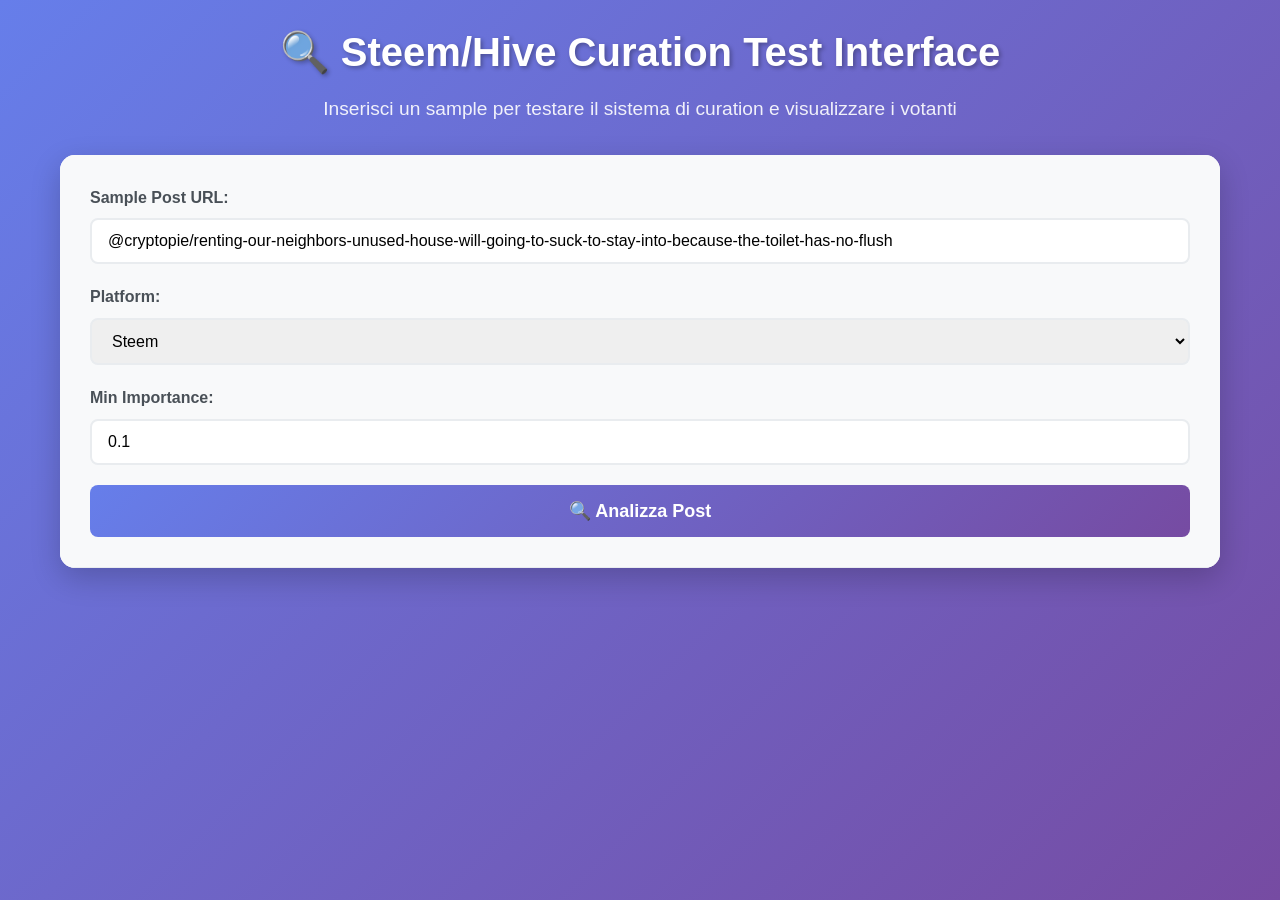
<file: tests/index.html>
<!DOCTYPE html>
<html lang="it">
<head>
    <meta charset="UTF-8">
    <meta name="viewport" content="width=device-width, initial-scale=1.0">
    <title>Steem/Hive Curation Test Interface</title>
    <link rel="stylesheet" href="style.css">
</head>
<body>
    <div class="container">
        <header>
            <h1>🔍 Steem/Hive Curation Test Interface</h1>
            <p>Inserisci un sample per testare il sistema di curation e visualizzare i votanti</p>
        </header>

        <main>
            <div class="input-section">
                <form id="testForm">
                    <div class="form-group">
                        <label for="sample">Sample Post URL:</label>
                        <input 
                            type="text" 
                            id="sample" 
                            name="sample" 
                            placeholder="@cryptopie/renting-our-neighbors-unused-house-will-going-to-suck-to-stay-into-because-the-toilet-has-no-flush"
                            value="@cryptopie/renting-our-neighbors-unused-house-will-going-to-suck-to-stay-into-because-the-toilet-has-no-flush"
                            required
                        >
                    </div>
                    
                    <div class="form-group">
                        <label for="platform">Platform:</label>
                        <select id="platform" name="platform">
                            <option value="steem">Steem</option>
                            <option value="hive">Hive</option>
                        </select>
                    </div>

                    <div class="form-group">
                        <label for="minImportance">Min Importance:</label>
                        <input 
                            type="number" 
                            id="minImportance" 
                            name="minImportance" 
                            step="0.1" 
                            min="0" 
                            max="1" 
                            value="0.1"
                        >
                    </div>

                    <button type="submit" id="submitBtn">
                        <span class="btn-text">🔍 Analizza Post</span>
                        <span class="spinner" style="display: none;">⏳</span>
                    </button>
                </form>
            </div>

            <div class="results-section" id="resultsSection" style="display: none;">
                <h2>📊 Risultati Analisi</h2>
                
                <div class="info-card">
                    <h3>ℹ️ Informazioni Post</h3>
                    <div id="postInfo"></div>
                </div>

                <div class="voters-card">
                    <h3>👥 Votanti Analizzati</h3>
                    <div class="voters-stats">
                        <div class="stat">
                            <span class="stat-label">Totale Votanti:</span>
                            <span class="stat-value" id="totalVoters">-</span>
                        </div>
                        <div class="stat">
                            <span class="stat-label">Valore Totale:</span>
                            <span class="stat-value" id="totalValue">-</span>
                        </div>
                    </div>
                    <div class="voters-table-container">
                        <table id="votersTable">
                            <thead>
                                <tr>
                                    <th>Votante</th>
                                    <th>RShares</th>
                                    <th>Valore</th>
                                    <th>Importanza</th>
                                    <th>Delay (min)</th>
                                </tr>
                            </thead>
                            <tbody id="votersTableBody">
                            </tbody>
                        </table>
                    </div>
                </div>

                <div class="webhook-card">
                    <h3>🔗 Webhook Response</h3>
                    <div id="webhookResponse"></div>
                </div>

                <div class="logs-card">
                    <h3>📝 Logs</h3>
                    <div id="logsOutput"></div>
                </div>
            </div>
        </main>
    </div>

    <script src="script.js"></script>
</body>
</html>
</file>
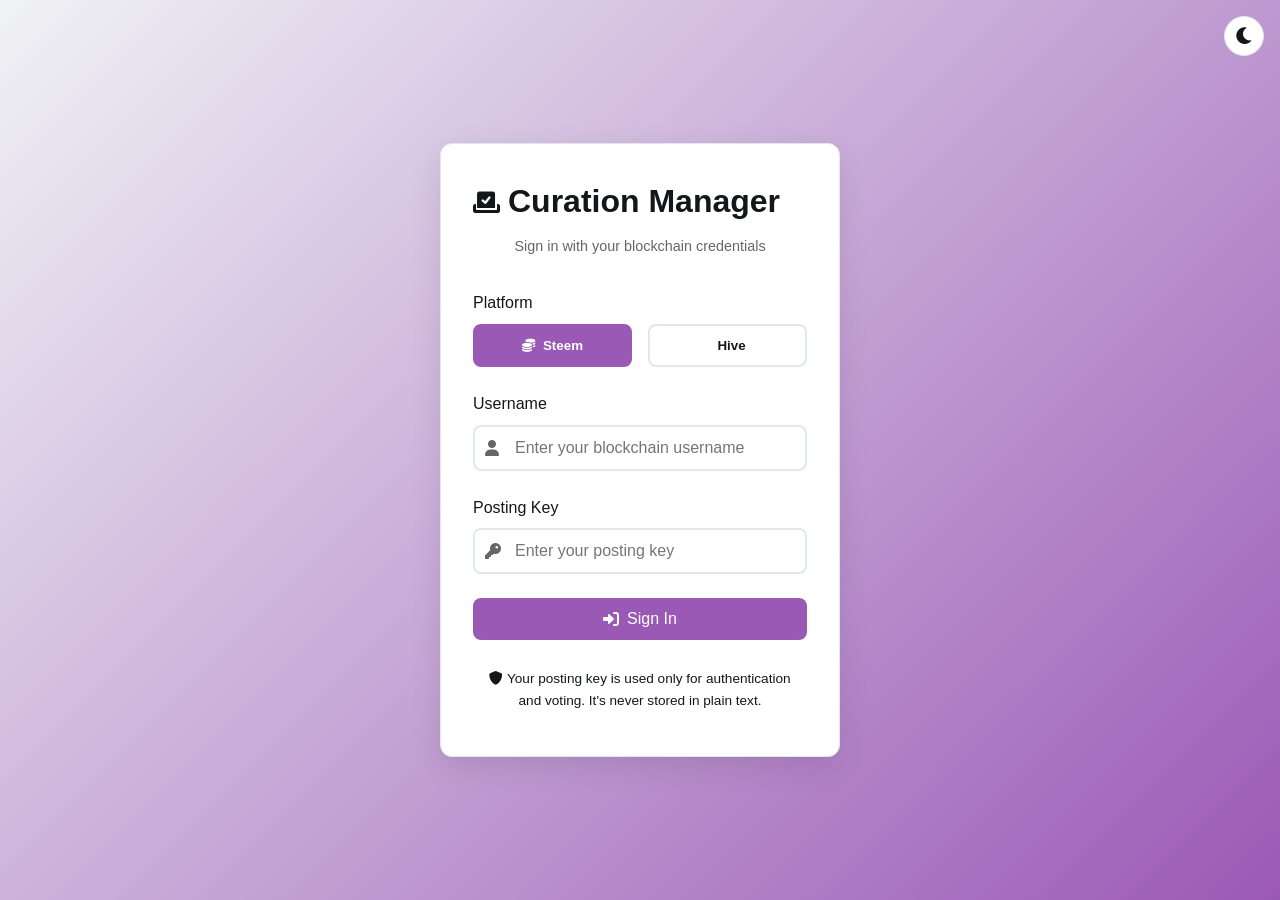
<file: templates/login.html>
<!DOCTYPE html>
<html lang="en" data-theme="light">
<head>
    <meta charset="UTF-8">
    <meta name="viewport" content="width=device-width, initial-scale=1.0">
    <title>Login - Steem/Hive Curation Manager</title>
    <link href="https://cdnjs.cloudflare.com/ajax/libs/font-awesome/6.0.0/css/all.min.css" rel="stylesheet">
    <link href="/static/style.css" rel="stylesheet">
    <style>
        .login-container {
            min-height: 100vh;
            display: flex;
            align-items: center;
            justify-content: center;
            background: linear-gradient(135deg, var(--bg-color) 0%, var(--accent-color) 100%);
        }
        
        .login-card {
            background: var(--card-bg);
            padding: 2rem;
            border-radius: 12px;
            box-shadow: 0 10px 30px rgba(0,0,0,0.1);
            width: 100%;
            max-width: 400px;
            border: 1px solid var(--border-color);
        }
        
        .login-header {
            text-align: center;
            margin-bottom: 2rem;
        }
        
        .login-header h1 {
            color: var(--text-color);
            margin-bottom: 0.5rem;
        }
        
        .login-header p {
            color: var(--text-secondary);
            font-size: 0.9rem;
        }
        
        .form-group {
            margin-bottom: 1.5rem;
        }
        
        .form-group label {
            display: block;
            margin-bottom: 0.5rem;
            color: var(--text-color);
            font-weight: 500;
        }
        
        .input-group {
            position: relative;
        }
        
        .input-group i {
            position: absolute;
            left: 12px;
            top: 50%;
            transform: translateY(-50%);
            color: var(--text-secondary);
        }
        
        .input-group input {
            width: 100%;
            padding: 12px 12px 12px 40px;
            border: 2px solid var(--border-color);
            border-radius: 8px;
            font-size: 1rem;
            background: var(--input-bg);
            color: var(--text-color);
            transition: border-color 0.3s ease;
        }
        
        .input-group input:focus {
            outline: none;
            border-color: var(--accent-color);
        }
        
        .platform-selector {
            display: flex;
            gap: 1rem;
            margin-bottom: 1.5rem;
        }
        
        .platform-btn {
            flex: 1;
            padding: 12px;
            border: 2px solid var(--border-color);
            background: var(--input-bg);
            color: var(--text-color);
            border-radius: 8px;
            cursor: pointer;
            transition: all 0.3s ease;
            display: flex;
            align-items: center;
            justify-content: center;
            gap: 0.5rem;
        }
        
        .platform-btn.active {
            border-color: var(--accent-color);
            background: var(--accent-color);
            color: white;
        }
        
        .login-btn {
            width: 100%;
            padding: 12px;
            background: var(--accent-color);
            color: white;
            border: none;
            border-radius: 8px;
            font-size: 1rem;
            font-weight: 500;
            cursor: pointer;
            transition: background-color 0.3s ease;
            display: flex;
            align-items: center;
            justify-content: center;
            gap: 0.5rem;
        }
        
        .login-btn:hover {
            background: var(--accent-hover);
        }
        
        .login-btn:disabled {
            background: var(--text-secondary);
            cursor: not-allowed;
        }
        
        .error-message {
            background: var(--error-bg);
            color: var(--error-color);
            padding: 12px;
            border-radius: 8px;
            margin-bottom: 1rem;
            text-align: center;
            display: none;
        }
        
        .success-message {
            background: var(--success-bg);
            color: var(--success-color);
            padding: 12px;
            border-radius: 8px;
            margin-bottom: 1rem;
            text-align: center;
            display: none;
        }
        
        .security-note {
            background: var(--info-bg);
            color: var(--info-color);
            padding: 12px;
            border-radius: 8px;
            margin-top: 1rem;
            font-size: 0.85rem;
            text-align: center;
        }
        
        .theme-toggle {
            position: absolute;
            top: 1rem;
            right: 1rem;
            background: var(--card-bg);
            border: 1px solid var(--border-color);
            border-radius: 50%;
            width: 40px;
            height: 40px;
            display: flex;
            align-items: center;
            justify-content: center;
            cursor: pointer;
            color: var(--text-color);
        }
    </style>
</head>
<body>
    <button class="theme-toggle" id="themeToggle">
        <i class="fas fa-moon"></i>
        <i class="fas fa-sun"></i>
    </button>

    <div class="login-container">
        <div class="login-card">
            <div class="login-header">
                <h1><i class="fas fa-vote-yea"></i> Curation Manager</h1>
                <p>Sign in with your blockchain credentials</p>
            </div>

            <div class="error-message" id="errorMessage"></div>
            <div class="success-message" id="successMessage"></div>

            <form id="loginForm">
                <div class="form-group">
                    <label for="platform">Platform</label>
                    <div class="platform-selector">
                        <button type="button" class="platform-btn active" data-platform="steem">
                            <i class="fas fa-coins"></i> Steem
                        </button>
                        <button type="button" class="platform-btn" data-platform="hive">
                            <i class="fas fa-hexagon"></i> Hive
                        </button>
                    </div>
                </div>

                <div class="form-group">
                    <label for="username">Username</label>
                    <div class="input-group">
                        <i class="fas fa-user"></i>
                        <input type="text" id="username" name="username" placeholder="Enter your blockchain username" required>
                    </div>
                </div>

                <div class="form-group">
                    <label for="postingKey">Posting Key</label>
                    <div class="input-group">
                        <i class="fas fa-key"></i>
                        <input type="password" id="postingKey" name="posting_key" placeholder="Enter your posting key" required>
                    </div>
                </div>

                <button type="submit" class="login-btn" id="loginBtn">
                    <i class="fas fa-sign-in-alt"></i>
                    Sign In
                </button>
            </form>

            <div class="security-note">
                <i class="fas fa-shield-alt"></i>
                Your posting key is used only for authentication and voting. It's never stored in plain text.
            </div>
        </div>
    </div>

    <script>
        class LoginManager {
            constructor() {
                this.selectedPlatform = 'steem';
                this.setupEventListeners();
                this.initializeTheme();
            }

            setupEventListeners() {
                // Platform selection
                document.querySelectorAll('.platform-btn').forEach(btn => {
                    btn.addEventListener('click', (e) => {
                        document.querySelectorAll('.platform-btn').forEach(b => b.classList.remove('active'));
                        e.target.classList.add('active');
                        this.selectedPlatform = e.target.dataset.platform;
                    });
                });

                // Form submission
                document.getElementById('loginForm').addEventListener('submit', (e) => {
                    e.preventDefault();
                    this.handleLogin();
                });

                // Theme toggle
                document.getElementById('themeToggle').addEventListener('click', () => {
                    this.toggleTheme();
                });
            }

            async handleLogin() {
                const loginBtn = document.getElementById('loginBtn');
                const errorMsg = document.getElementById('errorMessage');
                const successMsg = document.getElementById('successMessage');
                
                // Hide previous messages
                errorMsg.style.display = 'none';
                successMsg.style.display = 'none';
                
                // Disable button and show loading
                loginBtn.disabled = true;
                loginBtn.innerHTML = '<i class="fas fa-spinner fa-spin"></i> Authenticating...';

                try {
                    const formData = new FormData(document.getElementById('loginForm'));
                    const loginData = {
                        username: formData.get('username'),
                        posting_key: formData.get('posting_key'),
                        platform: this.selectedPlatform
                    };

                    const response = await fetch('/api/auth/login', {
                        method: 'POST',
                        headers: {
                            'Content-Type': 'application/json',
                        },
                        body: JSON.stringify(loginData)
                    });

                    const result = await response.json();

                    if (response.ok) {
                        // Login successful
                        successMsg.textContent = 'Login successful! Redirecting...';
                        successMsg.style.display = 'block';
                        
                        // Store user info in localStorage
                        localStorage.setItem('authToken', result.token);
                        localStorage.setItem('user', JSON.stringify(result.user));
                        
                        // Redirect to main app
                        setTimeout(() => {
                            window.location.href = '/';
                        }, 1000);                    } else {
                        // Login failed
                        let errorMessage = result.error || 'Login failed';
                        
                        // Personalizza i messaggi di errore per l'utente
                        if (errorMessage.includes('not found')) {
                            errorMessage = 'Account not found on the blockchain. Please check your username.';
                        } else if (errorMessage.includes('Invalid posting key')) {
                            errorMessage = 'Invalid posting key. Please check your posting key.';
                        } else if (errorMessage.includes('nodes available')) {
                            errorMessage = 'Blockchain nodes are currently unavailable. Please try again later.';
                        }
                        
                        errorMsg.textContent = errorMessage;
                        errorMsg.style.display = 'block';
                    }
                } catch (error) {
                    console.error('Login error:', error);
                    errorMsg.textContent = 'Connection error. Please try again.';
                    errorMsg.style.display = 'block';
                } finally {
                    // Re-enable button
                    loginBtn.disabled = false;
                    loginBtn.innerHTML = '<i class="fas fa-sign-in-alt"></i> Sign In';
                }
            }

            initializeTheme() {
                const savedTheme = localStorage.getItem('theme') || 'light';
                document.documentElement.setAttribute('data-theme', savedTheme);
                this.updateThemeIcon();
            }

            toggleTheme() {
                const currentTheme = document.documentElement.getAttribute('data-theme');
                const newTheme = currentTheme === 'dark' ? 'light' : 'dark';
                
                document.documentElement.setAttribute('data-theme', newTheme);
                localStorage.setItem('theme', newTheme);
                this.updateThemeIcon();
            }

            updateThemeIcon() {
                const themeToggle = document.getElementById('themeToggle');
                const isDark = document.documentElement.getAttribute('data-theme') === 'dark';
                
                themeToggle.innerHTML = isDark ? 
                    '<i class="fas fa-sun"></i>' : 
                    '<i class="fas fa-moon"></i>';
            }
        }

        // Initialize login manager
        const loginManager = new LoginManager();

        // Check if already authenticated
        const checkAuth = async () => {
            try {
                const response = await fetch('/api/auth/check');
                const result = await response.json();
                
                if (result.authenticated) {
                    window.location.href = '/';
                }
            } catch (error) {
                console.log('Not authenticated');
            }
        };

        // Test function per verificare l'autenticazione
        const testAuth = async () => {
            try {
                const response = await fetch('/api/auth/me', {
                    headers: authService.getAuthHeaders()
                });
                
                if (response.ok) {
                    const user = await response.json();
                    console.log('Auth test successful:', user);
                    return true;
                } else {
                    console.log('Auth test failed:', response.status);
                    return false;
                }
            } catch (error) {
                console.error('Auth test error:', error);
                return false;
            }
        };

        // Esegui test di autenticazione dopo il login
        if (result.authenticated) {
            setTimeout(async () => {
                const authWorking = await testAuth();
                if (!authWorking) {
                    console.warn('Authentication might not be working properly');
                }
            }, 500);
        }

        checkAuth();
    </script>
</body>
</html>
</file>
<file: tests/style.css>
* {
    box-sizing: border-box;
    margin: 0;
    padding: 0;
}

body {
    font-family: -apple-system, BlinkMacSystemFont, 'Segoe UI', Roboto, Oxygen, Ubuntu, Cantarell, sans-serif;
    line-height: 1.6;
    color: #333;
    background: linear-gradient(135deg, #667eea 0%, #764ba2 100%);
    min-height: 100vh;
}

.container {
    max-width: 1200px;
    margin: 0 auto;
    padding: 20px;
}

header {
    text-align: center;
    margin-bottom: 30px;
    color: white;
}

header h1 {
    font-size: 2.5rem;
    margin-bottom: 10px;
    text-shadow: 2px 2px 4px rgba(0,0,0,0.3);
}

header p {
    font-size: 1.2rem;
    opacity: 0.9;
}

main {
    background: white;
    border-radius: 15px;
    box-shadow: 0 10px 30px rgba(0,0,0,0.2);
    overflow: hidden;
}

.input-section {
    padding: 30px;
    background: #f8f9fa;
    border-bottom: 1px solid #e9ecef;
}

.form-group {
    margin-bottom: 20px;
}

.form-group label {
    display: block;
    margin-bottom: 8px;
    font-weight: 600;
    color: #495057;
}

.form-group input,
.form-group select {
    width: 100%;
    padding: 12px 16px;
    border: 2px solid #e9ecef;
    border-radius: 8px;
    font-size: 16px;
    transition: border-color 0.3s ease;
}

.form-group input:focus,
.form-group select:focus {
    outline: none;
    border-color: #667eea;
    box-shadow: 0 0 0 3px rgba(102, 126, 234, 0.1);
}

#submitBtn {
    width: 100%;
    padding: 15px;
    background: linear-gradient(135deg, #667eea 0%, #764ba2 100%);
    color: white;
    border: none;
    border-radius: 8px;
    font-size: 18px;
    font-weight: 600;
    cursor: pointer;
    transition: transform 0.2s ease;
    position: relative;
}

#submitBtn:hover {
    transform: translateY(-2px);
}

#submitBtn:disabled {
    opacity: 0.7;
    cursor: not-allowed;
    transform: none;
}

.spinner {
    display: inline-block;
    animation: spin 1s linear infinite;
}

@keyframes spin {
    0% { transform: rotate(0deg); }
    100% { transform: rotate(360deg); }
}

.results-section {
    padding: 30px;
}

.results-section h2 {
    margin-bottom: 25px;
    color: #495057;
    text-align: center;
}

.info-card,
.voters-card,
.webhook-card,
.logs-card {
    background: #f8f9fa;
    border-radius: 10px;
    padding: 20px;
    margin-bottom: 20px;
    border-left: 4px solid #667eea;
}

.info-card h3,
.voters-card h3,
.webhook-card h3,
.logs-card h3 {
    margin-bottom: 15px;
    color: #495057;
}

.voters-stats {
    display: flex;
    gap: 30px;
    margin-bottom: 20px;
    flex-wrap: wrap;
}

.stat {
    display: flex;
    flex-direction: column;
    align-items: center;
    padding: 15px;
    background: white;
    border-radius: 8px;
    box-shadow: 0 2px 8px rgba(0,0,0,0.1);
    min-width: 150px;
}

.stat-label {
    font-size: 14px;
    color: #6c757d;
    margin-bottom: 5px;
}

.stat-value {
    font-size: 24px;
    font-weight: bold;
    color: #667eea;
}

.voters-table-container {
    overflow-x: auto;
    border-radius: 8px;
    box-shadow: 0 2px 8px rgba(0,0,0,0.1);
}

#votersTable {
    width: 100%;
    border-collapse: collapse;
    background: white;
}

#votersTable th,
#votersTable td {
    padding: 12px 15px;
    text-align: left;
    border-bottom: 1px solid #e9ecef;
}

#votersTable th {
    background: #667eea;
    color: white;
    font-weight: 600;
    position: sticky;
    top: 0;
}

#votersTable tbody tr:hover {
    background: #f8f9fa;
}

#votersTable tbody tr:nth-child(even) {
    background: #f8f9fa;
}

#votersTable tbody tr:nth-child(even):hover {
    background: #e9ecef;
}

#postInfo,
#webhookResponse,
#logsOutput {
    background: white;
    border-radius: 6px;
    padding: 15px;
    border: 1px solid #e9ecef;
    font-family: 'Courier New', monospace;
    font-size: 14px;
    white-space: pre-wrap;
    overflow-x: auto;
    max-height: 300px;
    overflow-y: auto;
}

.error {
    background: #f8d7da !important;
    color: #721c24;
    border-color: #f5c6cb !important;
}

.success {
    background: #d4edda !important;
    color: #155724;
    border-color: #c3e6cb !important;
}

.warning {
    background: #fff3cd !important;
    color: #856404;
    border-color: #ffeaa7 !important;
}

@media (max-width: 768px) {
    .container {
        padding: 10px;
    }
    
    header h1 {
        font-size: 2rem;
    }
    
    .input-section,
    .results-section {
        padding: 20px;
    }
    
    .voters-stats {
        justify-content: center;
    }
    
    .stat {
        min-width: 120px;
    }
}
</file>
<file: static/style.css>
:root {
  /* Light theme (default) */
  --primary-color: #2a6bcc;
  --secondary-color: #4a90e2;
  --background-color: #f0f2f5;
  --card-background: white;
  --border-color: #e1e8ed;
  --text-color: #14171a;
  --text-secondary: #666;
  --card-shadow: 0 2px 8px rgba(0,0,0,0.1);
  --success-color: #28a745;
  --danger-color: #dc3545;
  --warning-color: #ffc107;
  --modal-overlay: rgba(0, 0, 0, 0.5);
  --accent-color: #9b59b6;
}

/* Dark theme */
[data-theme="dark"] {
  --primary-color: #4a90e2;
  --secondary-color: #2a6bcc;
  --background-color: #1a1a1a;
  --success-color: #39cb74;
  --card-background: #2d2d2d;
  --border-color: #404040;
  --text-color: #ffffff;
  --text-secondary: #b0b0b0;
  --card-shadow: 0 2px 8px rgba(0,0,0,0.3);
  --modal-overlay: rgba(0, 0, 0, 0.7);
}

* {
  box-sizing: border-box;
  margin: 0;
  padding: 0;
}

body {
  font-family: -apple-system, BlinkMacSystemFont, 'Segoe UI', Roboto, Oxygen, Ubuntu, Cantarell, sans-serif;
  background-color: var(--background-color);
  color: var(--text-color);
  line-height: 1.6;
  transition: all 0.3s ease;
}

.container {
  max-width: 1200px;
  margin: 0 auto;
  padding: 1.5rem;
}

header {
  background: var(--card-background);
  padding: 1rem;
  border-radius: 12px;
  box-shadow: var(--card-shadow);
  margin-bottom: 2rem;
}

.header-content {
  display: flex;
  justify-content: space-between;
  align-items: center;
  flex-wrap: wrap;
  gap: 1rem;
}

h1 {
  color: var(--primary-color);
  display: flex;
  align-items: center;
  gap: 0.5rem;
}

h1 i {
  font-size: 1.5rem;
}

.card {
  background: var(--card-background);
  border-radius: 12px;
  padding: 1.5rem;
  margin-bottom: 2rem;
  box-shadow: var(--card-shadow);
}

.section-header {
  display: flex;
  align-items: center;
  gap: 0.5rem;
  margin-bottom: 1.5rem;
  border-bottom: 2px solid var(--background-color);
  padding-bottom: 0.5rem;
}

.section-header i {
  color: var(--primary-color);
  font-size: 1.2rem;
}

.platform-toggle {
  display: flex;
  gap: 0.5rem;
}

button {
  display: flex;
  align-items: center;
  gap: 0.5rem;
  padding: 0.6rem 1.2rem;
  border: none;
  border-radius: 8px;
  cursor: pointer;
  font-weight: 600;
  transition: all 0.3s ease;
}

.primary-button {
  background-color: var(--primary-color);
  color: white;
  width: 100%;
  justify-content: center;
}

.primary-button:hover {
  background-color: #1a5bb0;
  transform: translateY(-1px);
}

button.active {
  background-color: var(--primary-color);
  color: white;
}

.input-group {
  position: relative;
  margin-bottom: 1rem;
}

.input-group i {
  position: absolute;
  left: 1rem;
  top: 50%;
  transform: translateY(-50%);
  color: #666;
}

input {
  width: 100%;
  padding: 0.8rem 1rem 0.8rem 2.5rem;
  border: 1px solid var(--border-color);
  border-radius: 8px;
  font-size: 1rem;
  transition: border-color 0.3s ease;
}

input:focus {
  outline: none;
  border-color: var(--primary-color);
  box-shadow: 0 0 0 2px rgba(42, 107, 204, 0.1);
}

.vote-settings {
  display: grid;
  grid-template-columns: 1fr 1fr;
  gap: 1.5rem;
  margin-bottom: 1.5rem;
}

.setting label {
  display: flex;
  align-items: center;
  gap: 0.5rem;
  margin-bottom: 0.5rem;
  color: #666;
}

.user-card {
  background: var(--background-color);
  border: 1px solid var(--border-color);
  border-radius: 8px;
  padding: 1.2rem;
  margin-bottom: 1rem;
  display: grid;
  grid-template-columns: 1fr auto;
  gap: 1rem;
  transition: transform 0.2s ease;
}

.user-card:hover {
  transform: translateY(-2px);
}

.user-info {
  display: flex;
  flex-direction: column;
  gap: 0.5rem;
}

.user-info strong {
  display: flex;
  align-items: center;
  gap: 0.5rem;
  font-size: 1.1rem;
}

.user-settings {
  display: flex;
  gap: 0.5rem;
}

.user-settings button {
  padding: 0.5rem;
  border-radius: 6px;
  width: 40px;
  height: 40px;
  display: flex;
  align-items: center;
  justify-content: center;
}

.edit-btn {
  background-color: var(--warning-color);
  color: #000;
}

.delete-btn {
  background-color: var(--danger-color);
  color: white;
}

.latest-post {
  background: var(--card-background);
  border-radius: 8px;
  padding: 1rem;
  margin-top: 1rem;
}

.post-info h4 {
  display: flex;
  align-items: center;
  gap: 0.5rem;
}

.post-meta {
  display: flex;
  align-items: center;
  gap: 1rem;
  color: #666;
  font-size: 0.9rem;
}

.post-meta i {
  color: var(--primary-color);
}

.modal {
  position: fixed;
  top: 0;
  left: 0;
  width: 100%;
  height: 100%;
  display: flex;
  align-items: center;
  justify-content: center;
  background-color: var(--modal-overlay);
  backdrop-filter: blur(4px);
  z-index: 1000;
}

.modal-content {
  background: var(--card-background);
  padding: 2rem;
  border-radius: 12px;
  box-shadow: 0 4px 20px rgba(0,0,0,0.15);
  width: 90%;
  max-width: 500px;
  position: relative;
  animation: modalSlideIn 0.3s ease;
}

@keyframes modalSlideIn {
  from {
    transform: translateY(-20px);
    opacity: 0;
  }
  to {
    transform: translateY(0);
    opacity: 1;
  }
}

.modal h3 {
  color: var(--primary-color);
  margin-bottom: 1.5rem;
  display: flex;
  align-items: center;
  gap: 0.5rem;
}

.modal h3 i {
  font-size: 1.2rem;
}

.modal .setting {
  background: var(--background-color);
  padding: 1rem;
  border-radius: 8px;
  margin-bottom: 1rem;
}

.modal .setting label {
  color: var(--text-color);
  font-weight: 500;
}

.modal .setting input {
  margin-top: 0.5rem;
}

.modal-buttons {
  display: flex;
  gap: 1rem;
  margin-top: 1.5rem;
}

.modal-buttons button {
  flex: 1;
  justify-content: center;
  font-size: 1rem;
}

.modal-buttons .save-btn {
  background: var(--success-color);
  color: white;
}

.modal-buttons .save-btn:hover {
  background: #218838;
}

.modal-buttons .cancel-btn {
  background: #6c757d;
  color: white;
}

.modal-buttons .cancel-btn:hover {
  background: #5a6268;
}

.input-feedback {
  font-size: 0.85rem;
  margin-top: 0.25rem;
  display: none;
}

.input-feedback.show {
  display: block;
}

.input-feedback.valid {
  color: var(--success-color);
}

.input-feedback.invalid {
  color: var(--danger-color);
}

.theme-toggle {
  background: transparent;
  color: var(--text-color);
  padding: 0.6rem;
  border-radius: 50%;
  width: 40px;
  height: 40px;
  display: flex;
  align-items: center;
  justify-content: center;
  border: 2px solid var(--border-color);
  transition: all 0.3s ease;
}

.theme-toggle:hover {
  background: var(--primary-color);
  color: white;
  transform: rotate(45deg);
}

.theme-toggle i {
  font-size: 1.2rem;
  transition: transform 0.3s ease;
}

[data-theme="dark"] .theme-toggle .fa-sun {
  display: block;
}

[data-theme="dark"] .theme-toggle .fa-moon {
  display: none;
}

.theme-toggle .fa-sun {
  display: none;
}

.theme-toggle .fa-moon {
  display: block;
}

.status-message {
  position: fixed;
  bottom: 20px;
  right: 20px;
  padding: 1rem 2rem;
  border-radius: 8px;
  background: var(--card-background);
  box-shadow: var(--card-shadow);
  display: none;
  animation: slideIn 0.3s ease;
  z-index: 1000;
}

.status-message.success {
  background: var(--success-color);
  color: white;
}

.status-message.error {
  background: var(--danger-color);
  color: white;
}

.status-message.info {
  background: var(--primary-color);
  color: white;
}

@keyframes slideIn {
  from {
    transform: translateX(100%);
    opacity: 0;
  }
  to {
    transform: translateX(0);
    opacity: 1;
  }
}

.data-controls {
  display: flex;
  gap: 0.5rem;
}

.data-btn {
  background: transparent;
  color: var(--text-color);
  padding: 0.6rem;
  border-radius: 50%;
  width: 40px;
  height: 40px;
  display: flex;
  align-items: center;
  justify-content: center;
  border: 2px solid var(--border-color);
  transition: all 0.3s ease;
}

.data-btn:hover {
  background: var(--primary-color);
  color: white;
  transform: scale(1.1);
}

.data-btn i {
  font-size: 1.2rem;
}

.data-btn i.fa-terminal {
  font-size: 1.1rem;
}

.data-btn:hover i.fa-terminal {
  animation: blink 1s infinite;
}

@keyframes blink {
  0%, 100% { opacity: 1; }
  50% { opacity: 0.5; }
}

@media (max-width: 768px) {
  .container {
    padding: 1rem;
  }

  header {
    padding: 1rem;
  }

  .header-content {
    flex-direction: column;
    text-align: center;
    gap: 1.5rem;
  }

  h1 {
    font-size: 1.5rem;
    justify-content: center;
  }

  .platform-toggle {
    flex-wrap: wrap;
    justify-content: center;
    gap: 0.75rem;
  }

  .platform-toggle button {
    flex: 1;
    min-width: 120px;
  }

  .data-controls {
    justify-content: center;
    gap: 1rem;
  }

  .card {
    padding: 1rem;
  }

  .vote-settings {
    grid-template-columns: 1fr;
    gap: 1rem;
  }

  .user-card {
    grid-template-columns: 1fr;
    gap: 1rem;
  }

  .user-settings {
    justify-content: flex-end;
  }

  .user-settings button {
    width: 48px;
    height: 48px; /* Larger touch targets for mobile */
  }

  .modal-content {
    width: 95%;
    padding: 1.5rem;
    margin: 1rem;
  }

  .modal-buttons {
    flex-direction: column;
  }

  .modal-buttons button {
    width: 100%;
    padding: 1rem;
  }

  .status-message {
    left: 20px;
    right: 20px;
    bottom: 20px;
    text-align: center;
  }

  input {
    font-size: 16px; /* Prevents zoom on iOS devices */
    padding: 0.75rem 1rem 0.75rem 2.5rem;
  }

  .latest-post {
    padding: 0.75rem;
  }

  .post-meta {
    flex-direction: column;
    align-items: flex-start;
    gap: 0.5rem;
  }

  .post-info h4 {
    font-size: 1rem;
    line-height: 1.4;
  }

  .vote-stats {
    flex-direction: column;
    gap: 0.25rem;
    align-items: flex-end;
  }
  
  .voter-item {
    padding: 0.5rem 0;
  }
}

@media (max-width: 480px) {
  .container {
    padding: 0.75rem;
  }

  h1 {
    font-size: 1.25rem;
  }

  .platform-toggle button {
    min-width: 100px;
    padding: 0.5rem 1rem;
  }

  .data-btn {
    width: 36px;
    height: 36px;
  }

  .section-header {
    margin-bottom: 1rem;
  }

  .section-header h2 {
    font-size: 1.1rem;
  }

  .user-info strong {
    font-size: 1rem;
  }

  .user-info span {
    font-size: 0.9rem;
  }

  .modal h3 {
    font-size: 1.1rem;
  }
}

@media (hover: none) {
  button:active {
    transform: scale(0.95);
  }

  .user-card:active {
    transform: translateY(0);
  }

  .data-btn:active {
    background: var(--primary-color);
    color: white;
  }

  .theme-toggle:active {
    background: var(--primary-color);
    color: white;
  }
}

@supports (-webkit-touch-callout: none) {
  .modal {
    min-height: -webkit-fill-available;
  }
}

.users-list {
  -webkit-overflow-scrolling: touch;
  overflow-y: auto;
  max-height: calc(100vh - 300px);
}

/* Voters display styles */
.show-voters-btn {
  background-color: transparent;
  color: var(--primary-color);
  border: 1px solid var(--border-color);
  padding: 0.3rem 0.6rem;
  margin-left: 0.5rem;
  font-size: 0.85rem;
  border-radius: 4px;
  cursor: pointer;
  transition: all 0.2s ease;
}

.show-voters-btn:hover {
  background-color: var(--primary-color);
  color: white;
}

.voters-container {
  background-color: var(--background-color);
  padding: 0.75rem;
  border-radius: 6px;
  margin-top: 0.75rem;
  font-size: 0.9rem;
  border: 1px solid var(--border-color);
}

.voters-container h5 {
  margin-top: 0;
  margin-bottom: 0.75rem;
  font-size: 0.95rem;
  color: var(--primary-color);
}

.voters-list {
  max-height: 200px;
  overflow-y: auto;
}

.voter-item {
  padding: 8px;
  display: flex;
  flex-direction: column;
  border-bottom: 1px solid var(--border-color);
  margin-bottom: 4px;
  border-radius: 4px;
  transition: background-color 0.2s;
}

.voter-item:hover {
  background-color: rgba(0, 0, 0, 0.02);
}

.voter-item:last-child {
  border-bottom: none;
}

.voter-main-stats {
  display: flex;
  justify-content: space-between;
  margin: 0.25rem 0;
  align-items: center;
}

.vote-stats {
  display: flex;
  gap: 0.75rem;
  color: var(--text-secondary);
  font-size: 0.85rem;
  margin-top: 0.2rem;
}

.vote-weight {
  color: var(--primary-color);
  font-weight: 500;
}

.vote-timing {
  white-space: nowrap;
  font-style: italic;
}

.vote-power {
  white-space: nowrap;
  opacity: 0.8;
  font-size: 0.8rem;
}

.vote-value {
  white-space: nowrap;
  color: var(--success-color, #2b9348);
  font-weight: 600;
  font-size: 1.1rem;
}

.loading-voters {  text-align: center;
  padding: 0.5rem;
  color: var(--text-secondary);
}

/* Voter list styles */
.voters-info {
  font-size: 0.85rem;
  color: var(--text-secondary);
  margin: -5px 0 10px;
  font-style: italic;
  padding: 5px 8px;
  background-color: rgba(0, 0, 0, 0.03);
  border-radius: 4px;
  display: inline-flex;
  align-items: center;
  gap: 5px;
}

.voters-info i {
  color: var(--primary-color);
}

/* Optimal Vote Time styles */
.optimal-vote-time {
  background: linear-gradient(135deg, var(--primary-color) 0%, var(--secondary-color) 100%);
  color: white;
  padding: 1rem;
  border-radius: 10px;
  margin-bottom: 1.2rem;
  box-shadow: 0 4px 12px rgba(0, 0, 0, 0.12);
  position: relative;
  overflow: hidden;
  transition: all 0.3s ease-in-out;
  border: 1px solid rgba(255, 255, 255, 0.1);
}

.optimal-vote-time:hover {
  transform: translateY(-2px);
  box-shadow: 0 6px 16px rgba(0, 0, 0, 0.15);
}

.optimal-vote-time::before {
  content: "";
  position: absolute;
  top: 0;
  right: 0;
  width: 120px;
  height: 120px;
  background: radial-gradient(circle, rgba(255, 255, 255, 0.15) 0%, rgba(255, 255, 255, 0) 70%);
  border-radius: 50%;
  transform: translate(30%, -30%);
}

.optimal-vote-time h5 {
  display: flex;
  align-items: center;
  gap: 0.5rem;
  margin-top: 0;
  margin-bottom: 0.75rem;
  font-size: 1rem;
  color: white;
  text-shadow: 0 1px 2px rgba(0, 0, 0, 0.1);
  border-bottom: 1px solid rgba(255, 255, 255, 0.2);
  padding-bottom: 0.5rem;
}

.optimal-vote-time h5::before {
  content: "\f017"; /* Clock icon */
  font-family: "Font Awesome 6 Free";
  font-weight: 900;
  font-size: 0.95rem;
}

.vote-timing-recommendation {
  display: flex;
  flex-direction: column;
  position: relative;
  z-index: 1;
}

.optimal-time {
  font-size: 1.3rem;
  font-weight: bold;
  margin-bottom: 0.4rem;
  letter-spacing: 0.5px;
  display: flex;
  align-items: center;
  text-shadow: 0 1px 3px rgba(0, 0, 0, 0.15);
  animation: pulseHighlight 2s infinite alternate;
}

@keyframes pulseHighlight {
  from { opacity: 0.9; }
  to { opacity: 1; text-shadow: 0 0 8px rgba(255, 255, 255, 0.5); }
}

.vote-window {
  font-size: 0.9rem;
  opacity: 0.9;
  margin-bottom: 0.6rem;
  background: rgba(0, 0, 0, 0.15);
  padding: 0.4rem 0.6rem;
  border-radius: 4px;
  display: inline-block;
  max-width: max-content;
}

.vote-explanation {
  font-size: 0.9rem;
  line-height: 1.5;
  opacity: 0.9;
  padding-top: 0.4rem;
  position: relative;
}

/* Tema scuro - alcune personalizzazioni specifiche */
[data-theme="dark"] .optimal-vote-time {
  box-shadow: 0 4px 20px rgba(0, 0, 0, 0.3);
  background: linear-gradient(135deg, var(--primary-color) 0%, #1f4f9e 100%);
}

[data-theme="dark"] .vote-window {
  background: rgba(0, 0, 0, 0.25);
}

/* Key voter highlight */
.key-voter {
  background-color: rgba(255, 236, 179, 0.3);
  border-left: 3px solid var(--warning-color);
  padding: 5px 8px;
  border-radius: 4px;
  box-shadow: 0 1px 3px rgba(0,0,0,0.1);
}

.key-voter strong {
  color: var(--primary-color);
}

.key-voter .vote-value {
  color: var(--success-color);
  font-weight: 700;
  text-shadow: 0 0 1px rgba(0,0,0,0.1);
}

/* Stili per il toggle switch Auto Optimal */
.delay-input-container {
  display: flex;
  align-items: center;
  gap: 10px;
}

.toggle-container {
  display: flex;
  align-items: center;
  gap: 5px;
}

.toggle-switch {
  position: relative;
  display: inline-block;
  width: 40px;
  height: 20px;
}

.toggle-switch input {
  opacity: 0;
  width: 0;
  height: 0;
}

.toggle-slider {
  position: absolute;
  cursor: pointer;
  top: 0;
  left: 0;
  right: 0;
  bottom: 0;
  background-color: #ccc;
  transition: .4s;
  border-radius: 20px;
}

.toggle-slider:before {
  position: absolute;
  content: "";
  height: 16px;
  width: 16px;
  left: 2px;
  bottom: 2px;
  background-color: white;
  transition: .4s;
  border-radius: 50%;
}

input:checked + .toggle-slider {
  background-color: var(--primary-color);
}

input:checked + .toggle-slider:before {
  transform: translateX(20px);
}

.toggle-label {
  font-size: 0.8rem;
  color: var(--text-color);
}

/* Stile per l'input in modalità auto */
input#voteDelay.auto-mode {
  background-color: #f0f0f0;
  border: 1px dashed var(--primary-color);
  color: #888;
}

/* User info in header */
.user-info-header {
  display: flex;
  align-items: center;
  gap: 1rem;
  margin-left: auto;
}

.user-stats {
  display: flex;
  align-items: center;
  gap: 0.5rem;
  font-size: 0.9rem;
}

.user-stats .username {
  font-weight: 600;
  color: var(--accent-color);
}

.user-stats .platform {
  background: var(--accent-color);
  color: white;
  padding: 2px 8px;
  border-radius: 12px;
  font-size: 0.8rem;
  font-weight: 500;
}

.user-stats .plan {
  background: var(--success-color);
  color: white;
  padding: 2px 8px;
  border-radius: 12px;
  font-size: 0.8rem;
  font-weight: 500;
  text-transform: capitalize;
}

.user-stats .usage {
  color: var(--text-secondary);
  font-size: 0.8rem;
}

.logout-btn {
  background: var(--error-color);
  color: white;
  border: none;
  border-radius: 6px;
  padding: 8px 12px;
  cursor: pointer;
  transition: background-color 0.3s ease;
  display: flex;
  align-items: center;
  gap: 0.5rem;
}

.logout-btn:hover {
  background: #c53030;
}

/* Theme toggle button fixes */
.theme-toggle {
  background: var(--card-background) !important;
  color: var(--text-color) !important;
  border: 1px solid var(--border-color) !important;
  transition: all 0.3s ease;
}

.theme-toggle:hover {
  background: var(--background-color) !important;
}

.theme-toggle .fa-moon,
.theme-toggle .fa-sun {
  transition: all 0.3s ease;
}

/* Assicura che il tema sia applicato correttamente */
html[data-theme="light"] {
  --bg-color: #f0f2f5;
  --text-color: #14171a;
  --card-bg: white;
  --border-color: #e1e8ed;
  --accent-color: #9b59b6;
}

html[data-theme="dark"] {
  --bg-color: #1a1a1a;
  --text-color: #ffffff;
  --card-bg: #2d2d2d;
  --border-color: #404040;
  --accent-color: #9b59b6;
}

/* Forza l'applicazione delle variabili del tema */
body {
  background-color: var(--bg-color, var(--background-color)) !important;
  color: var(--text-color) !important;
}

.card {
  background-color: var(--card-bg, var(--card-background)) !important;
  border: 1px solid var(--border-color) !important;
}

/* Responsive adjustments for user header */
@media (max-width: 768px) {
  .user-info-header {
    flex-direction: column;
    gap: 0.5rem;
  }
  
  .user-stats {
    font-size: 0.8rem;
  }
}

/* Authentication required overlay */
.auth-required-overlay {
  position: fixed;
  top: 0;
  left: 0;
  right: 0;
  bottom: 0;
  background: rgba(0, 0, 0, 0.8);
  display: flex;
  align-items: center;
  justify-content: center;
  z-index: 10000;
}

.auth-required-modal {
  background: var(--card-bg);
  padding: 2rem;
  border-radius: 12px;
  text-align: center;
  max-width: 400px;
  margin: 1rem;
}

.auth-required-modal h2 {
  color: var(--text-color);
  margin-bottom: 1rem;
}

.auth-required-modal p {
  color: var(--text-secondary);
  margin-bottom: 1.5rem;
}
</file>
